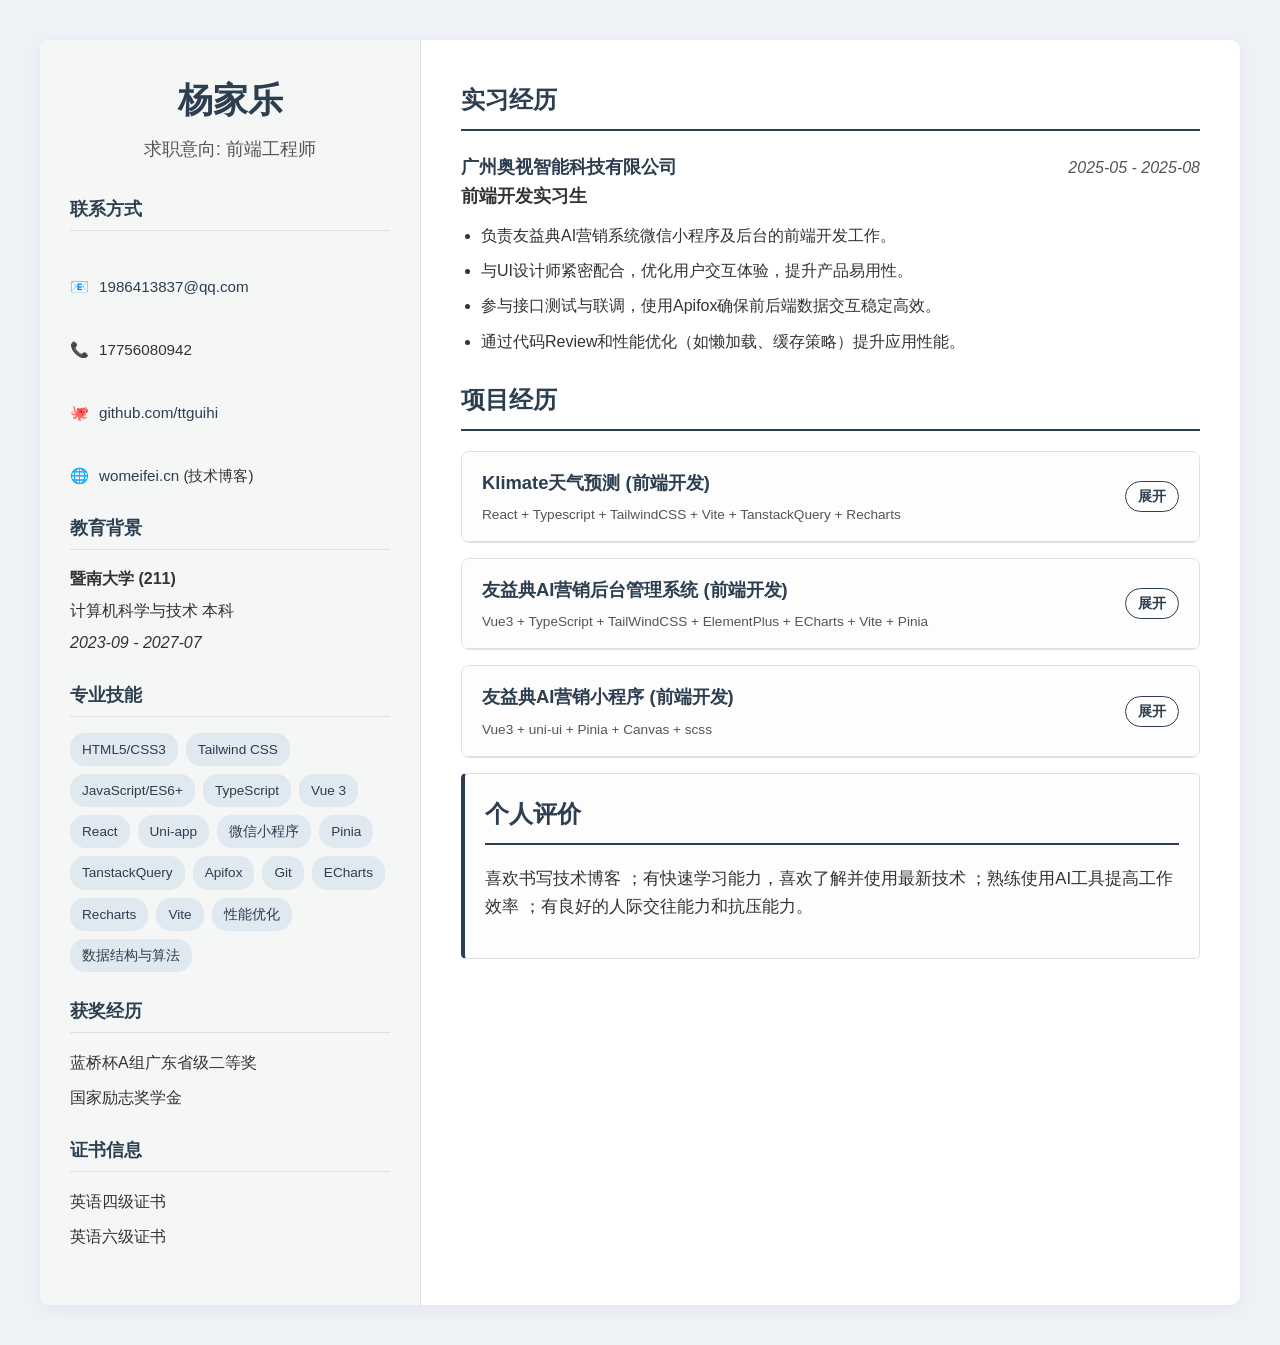
<file: index.html>
<!DOCTYPE html>
<html lang="zh-CN">

<head>
    <meta charset="UTF-8">
    <meta
        name="viewport"
        content="width=device-width, initial-scale=1.0"
    >
    <title>杨家乐 - 前端工程师简历</title>
    <link
        rel="stylesheet"
        href="style.css"
    >
</head>

<body>

    <main class="container">

        <aside class="sidebar">
            <header class="profile-header">
                <span>
                    <h1>杨家乐</h1>
                </span>
                <span>
                    <p class="subtitle">求职意向: 前端工程师</p>
                </span>
            </header>

            <section
                class="sidebar-section"
                id="contact"
            >
                <h3>联系方式</h3>
                <ul class="contact-list">
                    <span>
                        <li>📧 <span><a href="mailto:1986413837@qq.com">1986413837@qq.com</a></span></li>
                    </span>
                    <span>
                        <li>📞 <span>17756080942</span></li>
                    </span>
                    <span>
                        <li>🐙 <span><a
                                    href="https://github.com/ttguihi"
                                    target="_blank"
                                >github.com/ttguihi</a></span></li>
                    </span>
                    <span>
                        <li>🌐 <span><a
                                    href="https://womeifei.cn"
                                    target="_blank"
                                >womeifei.cn</a> (技术博客)</span></li>
                    </span>
                </ul>
            </section>

            <section
                class="sidebar-section"
                id="education"
            >
                <h3>教育背景</h3>
                <div class="education">
                    <span><strong>暨南大学 (211)</strong></span>
                    <span>
                        <p>计算机科学与技术 本科</p>
                    </span>
                    <span>
                        <p><em>2023-09 - 2027-07</em></p>
                    </span>
                </div>
            </section>

            <section
                class="sidebar-section"
                id="skills"
            >
                <h3>专业技能</h3>
                <ul class="skills-list">
                    <span>
                        <li>HTML5/CSS3</li>
                    </span>
                    <span>
                        <li>Tailwind CSS</li>
                    </span>
                    <span>
                        <li>JavaScript/ES6+</li>
                    </span>
                    <span>
                        <li>TypeScript</li>
                    </span>
                    <span>
                        <li>Vue 3</li>
                    </span>
                    <span>
                        <li>React</li>
                    </span>
                    <span>
                        <li>Uni-app</li>
                    </span>
                    <span>
                        <li>微信小程序</li>
                    </span>
                    <span>
                        <li>Pinia</li>
                    </span>
                    <span>
                        <li>TanstackQuery</li>
                    </span>
                    <span>
                        <li>Apifox</li>
                    </span>
                    <span>
                        <li>Git</li>
                    </span>
                    <span>
                        <li>ECharts</li>
                    </span>
                    <span>
                        <li>Recharts</li>
                    </span>
                    <span>
                        <li>Vite</li>
                    </span>
                    <span>
                        <li>性能优化</li>
                    </span>
                    <span>
                        <li>数据结构与算法</li>
                    </span>
                </ul>
            </section>

            <section
                class="sidebar-section"
                id="awards"
            >
                <h3>获奖经历</h3>
                <ul class="awards-list">
                    <span>
                        <li>蓝桥杯A组广东省级二等奖</li>
                    </span>
                    <span>
                        <li>国家励志奖学金</li>
                    </span>
                </ul>
            </section>

            <section
                class="sidebar-section"
                id="certs"
            >
                <h3>证书信息</h3>
                <ul class="awards-list">
                    <span>
                        <li>英语四级证书</li>
                    </span>
                    <span>
                        <li>英语六级证书</li>
                    </span>

                </ul>
            </section>
        </aside>

        <div class="main-content">


            <section id="internship">
                <h2>实习经历</h2>
                <article class="experience-item">
                    <header>
                        <div>
                            <span>
                                <h3>广州奥视智能科技有限公司</h3>
                            </span>
                            <span>
                                <div class="job-title">前端开发实习生</div>
                            </span>
                        </div>
                        <span>
                            <div class="date">2025-05 - 2025-08</div>
                        </span>
                    </header>
                    <ul>
                        <span>
                            <li>负责友益典AI营销系统微信小程序及后台的前端开发工作。</li>
                        </span>
                        <span>
                            <li>与UI设计师紧密配合，优化用户交互体验，提升产品易用性。</li>
                        </span>
                        <span>
                            <li>参与接口测试与联调，使用Apifox确保前后端数据交互稳定高效。</li>
                        </span>
                        <span>
                            <li>通过代码Review和性能优化（如懒加载、缓存策略）提升应用性能。</li>
                        </span>
                    </ul>
                </article>
            </section>

            <section id="projects">
                <h2>项目经历</h2>

                <article class="project-item">
                    <div class="project-header">
                        <div>
                            <span>
                                <h3>Klimate天气预测 (前端开发)</h3>
                            </span>
                            <span>
                                <p class="tech-stack">React + Typescript + TailwindCSS + Vite +
                                    TanstackQuery + Recharts</p>
                            </span>
                        </div>
                        <button class="toggle-btn">展开</button>
                    </div>
                    <div class="project-details">
                        <div>
                            <span>
                                <p><strong>项目概述:</strong>
                                    一款天气预测应用，核心功能包括基于地理位置的天气分析、多日天气预报、城市搜索与收藏，并利用Recharts实现数据可视化。</p>
                            </span>
                            <h4>主要工作:</h4>
                            <ul>
                                <span>
                                    <li>使用 Shadcn/ui与 Tailwind
                                        CSS构建现代化的用户界面，实现主题切换与响应式布局。</li>
                                </span>
                                <span>
                                    <li>通过自定义 Hooks (如 useWeather) 管理核心业务逻辑，使代码更清晰、易于测试。</li>
                                </span>
                                <span>
                                    <li>采用 TanStack Query管理服务端状态，提升数据请求效率和缓存能力。</li>
                                </span>
                                <span>
                                    <li>集成Lighthouse Cl进行持续性能分析，通过组件懒加载、资源优化等手段改进性能指标 (LCP,
                                        FCP)。</li>
                                </span>
                            </ul>
                        </div>

                    </div>
                </article>



                <article class="project-item">

                    <div class="project-header">
                        <div>
                            <span>
                                <h3>友益典AI营销后台管理系统 (前端开发)</h3>
                            </span>
                            <span>
                                <p class="tech-stack">Vue3 + TypeScript + TailWindCSS + ElementPlus +
                                    ECharts + Vite + Pinia</p>
                            </span>
                        </div>
                        <button class="toggle-btn">展开</button>
                    </div>
                    <div class="project-details">
                        <div>
                            <div class="detail-item">
                                <p><strong>项目概述:</strong>构建企业级AI资源管理平台，实现对关键词、ROI数据、标签体系的统一管控，并通过实时数据可视化图表提升决策效率。</p>
                            </div>

                            <h4>主要工作:</h4>

                            <ul class="detail-item">
                                <li>负责项目从0到1的工程部署、环境搭建、配置项目结构与版本控制。</li>
                                <li>基于ECharts开发动态图表组件，提升前端渲染效率。</li>
                                <li>实现路由懒加载+组件异步加载；通过Vite打包分析优化依赖项，打包体积减少50%，首屏加载缩短40%。</li>
                                <li>封装高频业务组件；原生开发可配置化侧边栏菜单，支持多级路由自动生成。</li>
                                <li>使用TailWindCSS原子化样式，CSS体积减少45%，提高移动端适配效率。</li>
                                <li>使用路由前置守卫和动态添加路由实现页面的权限控制。</li>
                            </ul>
                        </div>

                    </div>
                </article>

                <article class="project-item">
                    <div class="project-header">
                        <div>
                            <span>
                                <h3>友益典AI营销小程序 (前端开发)</h3>
                            </span>
                            <span>
                                <p class="tech-stack">Vue3 + uni-ui + Pinia + Canvas + scss</p>
                            </span>
                        </div>
                        <button class="toggle-btn">展开</button>
                    </div>
                    <div class="project-details">
                        <div>
                            <span>
                                <p><strong>项目概述:</strong>
                                    面向终端用户的AI营销平台，提供AI标签管理、营销效果分析、咨询交互等功能，帮助用户高效完成营销优化。</p>
                            </span>
                            <h4>主要工作:</h4>
                            <ul>
                                <span>
                                    <li>从0搭建基于uni-app的微信小程序项目，配置自动化构建流程。</li>
                                </span>
                                <span>
                                    <li>使用Pinia状态管理，减少重复请求30%；采用SCSS编写样式，优化CSS处理。</li>
                                </span>
                                <span>
                                    <li>利用Canvas绘图技术实现海报生成功能，支持动态二维码合成及图片上传。</li>
                                </span>
                                <span>
                                    <li>设计CSS主题切换系统，支持5种品牌色一键换肤。</li>
                                </span>
                                <span>
                                    <li>通过微信开发者工具依赖分析，实施代码分割，主包体积压缩至1.5MB (低于2MB限制)。</li>
                                </span>
                            </ul>
                        </div>

                    </div>
                </article>

            </section>

            <section id="summary">
                <h2>个人评价</h2>
                <p>
                    <span>喜欢书写技术博客</span>
                    <span>；有快速学习能力，喜欢了解并使用最新技术</span>
                    <span>；熟练使用AI工具提高工作效率</span>
                    <span>；有良好的人际交往能力和抗压能力</span>。
                </p>
            </section>
        </div>
    </main>

    <script src="/script.js"></script>

</body>

</html>
</file>
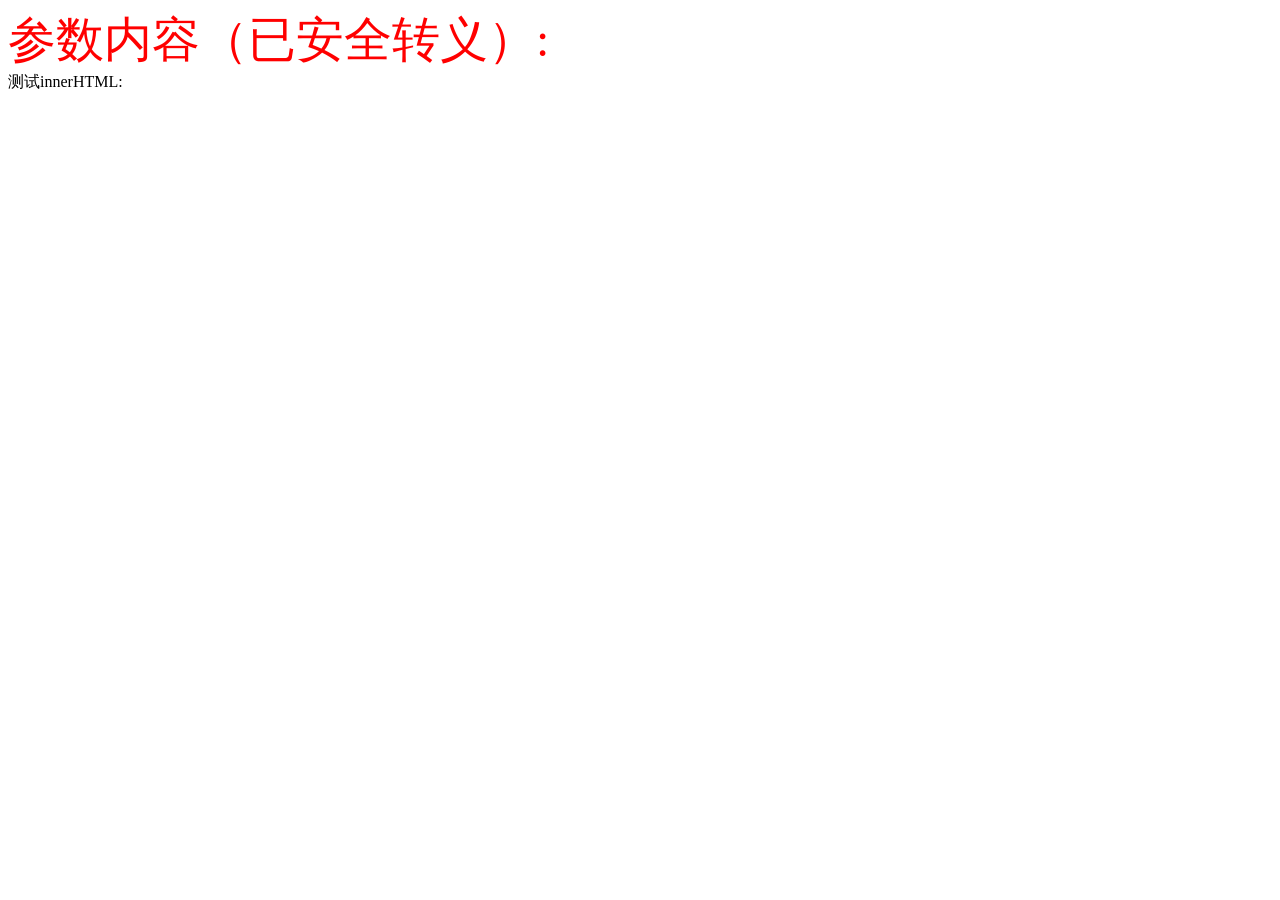
<file: 111.html>
<!-- 新建 test_xss_filter.html -->
<!DOCTYPE html>
<html>

<body>
    <div
        id="output"
        style="font-size: 48px; color: red;"
        cjl到此一游

    >111</div>
    <script>
        // 让出控制权，允许浏览器渲染
        setTimeout(() => {
            for (let i = 0; i < 100000; i++) {
                console.log(i)
            }
        }, 1000);
    </script>
    <script>
        const params = new URLSearchParams(window.location.search);
        const q = params.get('q') || '';

        console.log('原始参数:', q);
        console.log('参数长度:', q.length);

        // 尝试输出到页面
        document.getElementById('output').textContent =
            '参数内容（已安全转义）: ' + q;

        // 尝试不安全的innerHTML

        document.body.innerHTML += '<div>测试innerHTML:</div>';
        document.body.innerHTML += q;  // 危险操作

    </script>
</body>

</html>
</file>
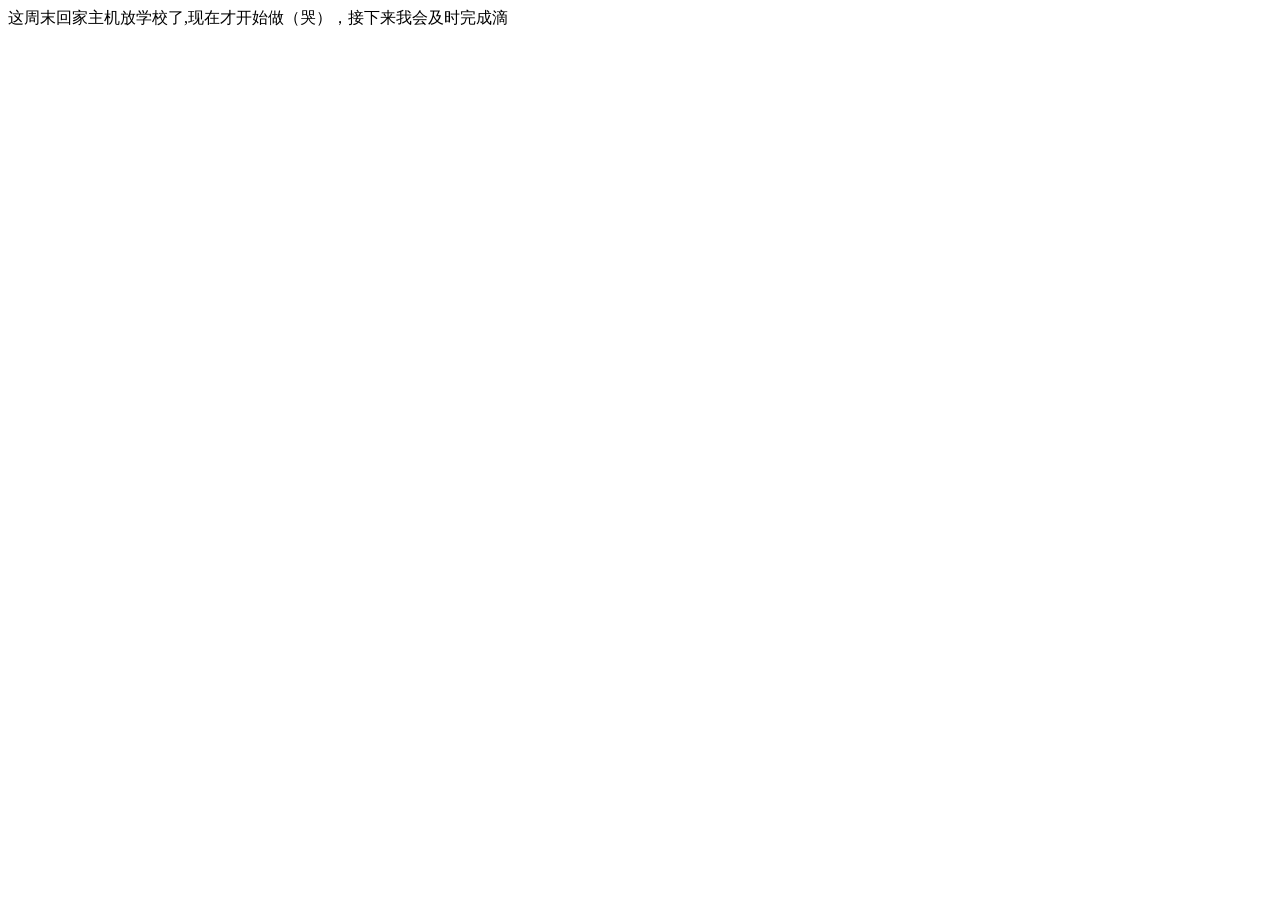
<file: cjl.html>
<!DOCTYPE html>
<html lang="en">
<head>
    <meta charset="UTF-8">
    <meta name="viewport" content="width=device-width, initial-scale=1.0">
    <title>Document</title>
</head>
<body>
    这周末回家主机放学校了,现在才开始做（哭），接下来我会及时完成滴
</body>
</html>
</file>
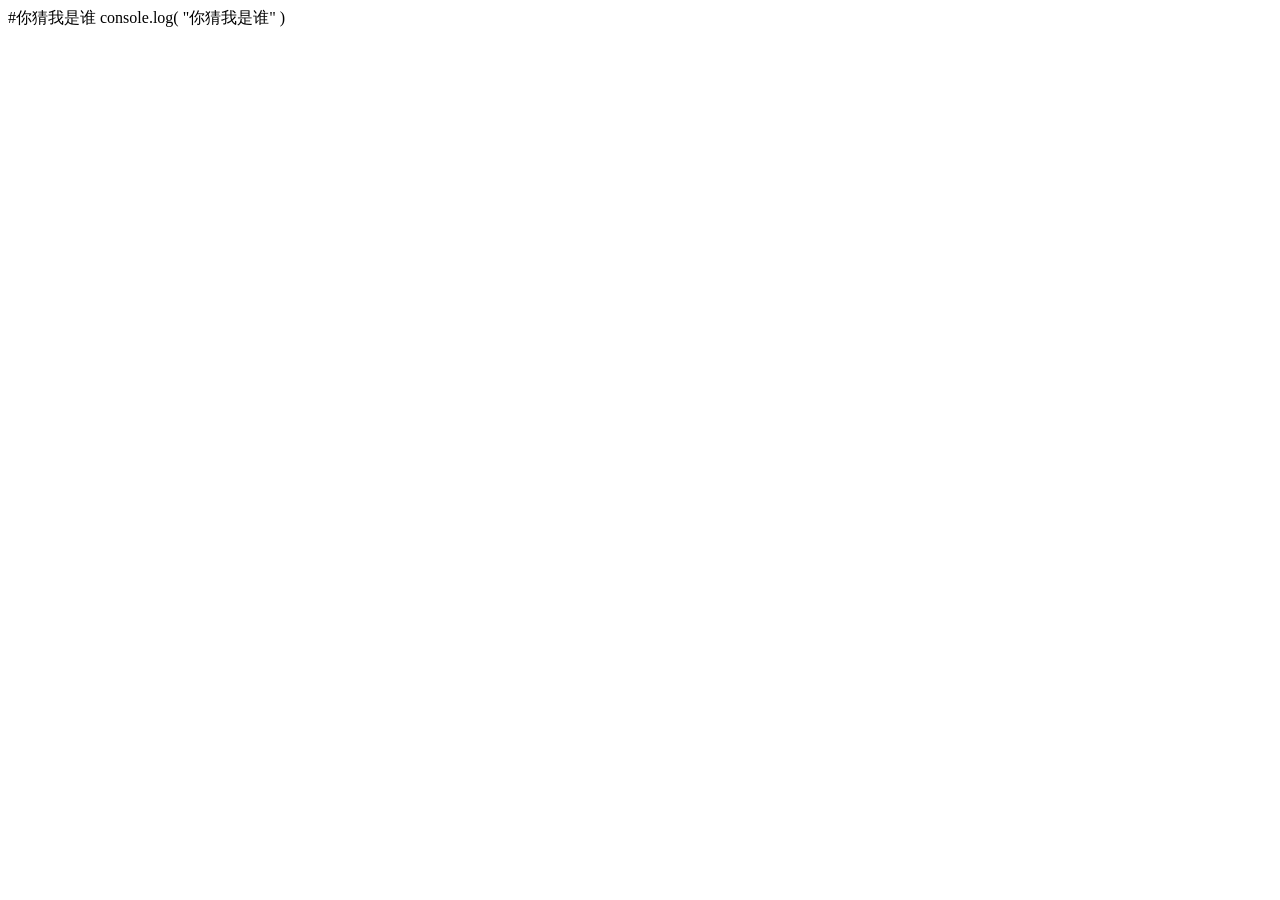
<file: zly.html>
<!DOCTYPE html>
<html lang="en">

<head>
    <meta charset="UTF-8">
    <meta
        name="viewport"
        content="width=device-width, initial-scale=1.0"
    >
    <title>Document</title>
</head>

<body>
    #你猜我是谁
    console.log(
        "你猜我是谁"
    )
</body>

</html>
</file>
<file: style.css>
:root {
    --primary-color: #2c3e50;

    --bg-sidebar: #f4f7f6;

    --bg-main: #ffffff;

    --bg-page: #eef1f5;

    --text-color: #333;

    --text-secondary: #555;

    --border-color: #e0e0e0;
    --shadow: 0 4px 15px rgba(0, 0, 0, 0.05);
}

body {
    font-family: -apple-system, BlinkMacSystemFont, "Segoe UI", Roboto, "Helvetica Neue", Arial, sans-serif;
    margin: 0;
    padding: 0;
    background-color: var(--bg-page);
    color: var(--text-color);
    line-height: 1.7;
}



.container {
    max-width: 1200px;
    margin: 40px auto;
    box-shadow: var(--shadow);
    border-radius: 10px;
    display: flex;
    overflow: hidden;
    background: var(--bg-main);
}


.sidebar {
    flex: 0 0 320px;
    background-color: var(--bg-sidebar);
    padding: 30px;
    border-right: 1px solid var(--border-color);
}


.main-content {
    flex: 1;
    padding: 40px;
    overflow-y: auto;
}

h1,
h2,
h3 {
    margin-top: 0;
    color: var(--primary-color);
}

h1 {
    font-size: 2.2rem;
    margin-bottom: 5px;
}

h2 {
    font-size: 1.5rem;
    border-bottom: 2px solid var(--primary-color);
    padding-bottom: 8px;
    margin-bottom: 20px;
}

h3 {
    font-size: 1.15rem;
    color: #333;
    margin-bottom: 10px;
}

a {
    color: var(--primary-color);
    text-decoration: none;
    transition: color 0.3s ease;
}

a:hover {
    color: #4a6fa5;
    text-decoration: underline;
}

ul {
    padding-left: 20px;
   
}

li {
    margin-bottom: 8px;
}


.profile-header {
    text-align: center;
    margin-bottom: 30px;
}

.profile-header .subtitle {
    font-size: 1.1rem;
    font-weight: 500;
    color: var(--text-secondary);
    margin: 0;
}

.sidebar-section {
    margin-bottom: 25px;
}

.sidebar-section h3 {
    font-size: 1.1rem;
    color: var(--primary-color);
    border-bottom: 1px solid var(--border-color);
    padding-bottom: 5px;
    margin-bottom: 15px;
}

.contact-list,
.awards-list {
    list-style: none;
    padding: 0;
}

.contact-list li {
    display: flex;
    align-items: center;
    margin-bottom: 10px;
    word-break: break-all;
}

.contact-list span {
    margin-left: 10px;
    font-size: 0.95rem;
}

.skills-list {
    list-style: none;
    padding: 0;
    display: flex;
    flex-wrap: wrap;
    gap: 8px;
}

.skills-list li {
    background-color: #e0e8f0;
    color: var(--primary-color);
    padding: 5px 12px;
    border-radius: 15px;
    font-size: 0.85rem;
    font-weight: 500;
    margin: 0;
}

.education p {
    margin: 5px 0;
}


#summary {
    background-color: #fdfdfd;
    border: 1px solid var(--border-color);
    border-left: 4px solid var(--primary-color);
    padding: 20px;
    border-radius: 5px;
    font-size: 1.05rem;
}

.experience-item {
    margin-bottom: 25px;
}

.experience-item header {
    display: flex;
    justify-content: space-between;
    align-items: baseline;
}

.experience-item h3 {
    margin-bottom: 0;
    color: var(--primary-color);
}

.experience-item .job-title {
    font-size: 1.1rem;
    font-weight: 600;
}

.experience-item .date {
    font-style: italic;
    color: var(--text-secondary);
    flex-shrink: 0;
}

.experience-item ul {
    margin-top: 10px;
}

.project-item {

   

    margin-bottom: 15px;
    border: 1px solid var(--border-color);
    border-radius: 8px;
    
    background: #fafafa;
  
 
}

/* .project-item:hover .project-details{
  grid-template-rows: 1fr;
} */

.project-details.expanded {
    grid-template-rows: 1fr;
}
.is-open  {
      grid-template-rows: 1fr;
}

.project-item   {
    overflow:hidden;
}

.project-details {
    padding: 0 20px;
    border-top: 1px solid var(--border-color);
    
    display: grid;
  grid-template-rows: 0fr;
  transition: grid-template-rows 0.5s ease-out;
}

.project-details >div {
    overflow: hidden;
}



/* .project-details.expanded {
    max-height: 1000px;
    padding: 15px 20px;
} */


.project-header {
    display: flex;
    justify-content: space-between;
    align-items: center;
    padding: 15px 20px;
    cursor: pointer;
    background-color: #fdfdfd;
}



.project-header h3 {
    margin: 0;
    color: var(--primary-color);
}

.tech-stack {
    font-size: 0.85rem;
    color: var(--text-secondary);
    font-weight: 500;
    margin: 5px 0 0 0;
}

.toggle-btn {
    background: none;
    border: 1px solid var(--primary-color);
    color: var(--primary-color);
    padding: 5px 12px;
    border-radius: 20px;
    cursor: pointer;
    font-size: 0.9rem;
    font-weight: 600;
    transition: all 0.3s ease;
    flex-shrink: 0;
    margin-left: 15px;
}

.toggle-btn:hover {
    background-color: var(--primary-color);
    color: white;
}


@media (max-width: 900px) {
    .container {
        flex-direction: column;
        margin: 0;
        border-radius: 0;
        box-shadow: none;
    }

    .sidebar {
        flex-basis: auto;
        border-right: none;
        border-bottom: 1px solid var(--border-color);
    }

    .main-content {
        padding: 25px;
    }
}

@media (max-width: 600px) {
    h1 {
        font-size: 1.8rem;
    }

    h2 {
        font-size: 1.3rem;
    }

    .experience-item header {
        flex-direction: column;
        align-items: flex-start;
    }

    .experience-item .date {
        font-size: 0.9rem;
        margin-top: 5px;
    }

    .project-header {
        flex-direction: column;
        align-items: flex-start;
    }

    .toggle-btn {
        margin-top: 10px;
    }
}
</file>
